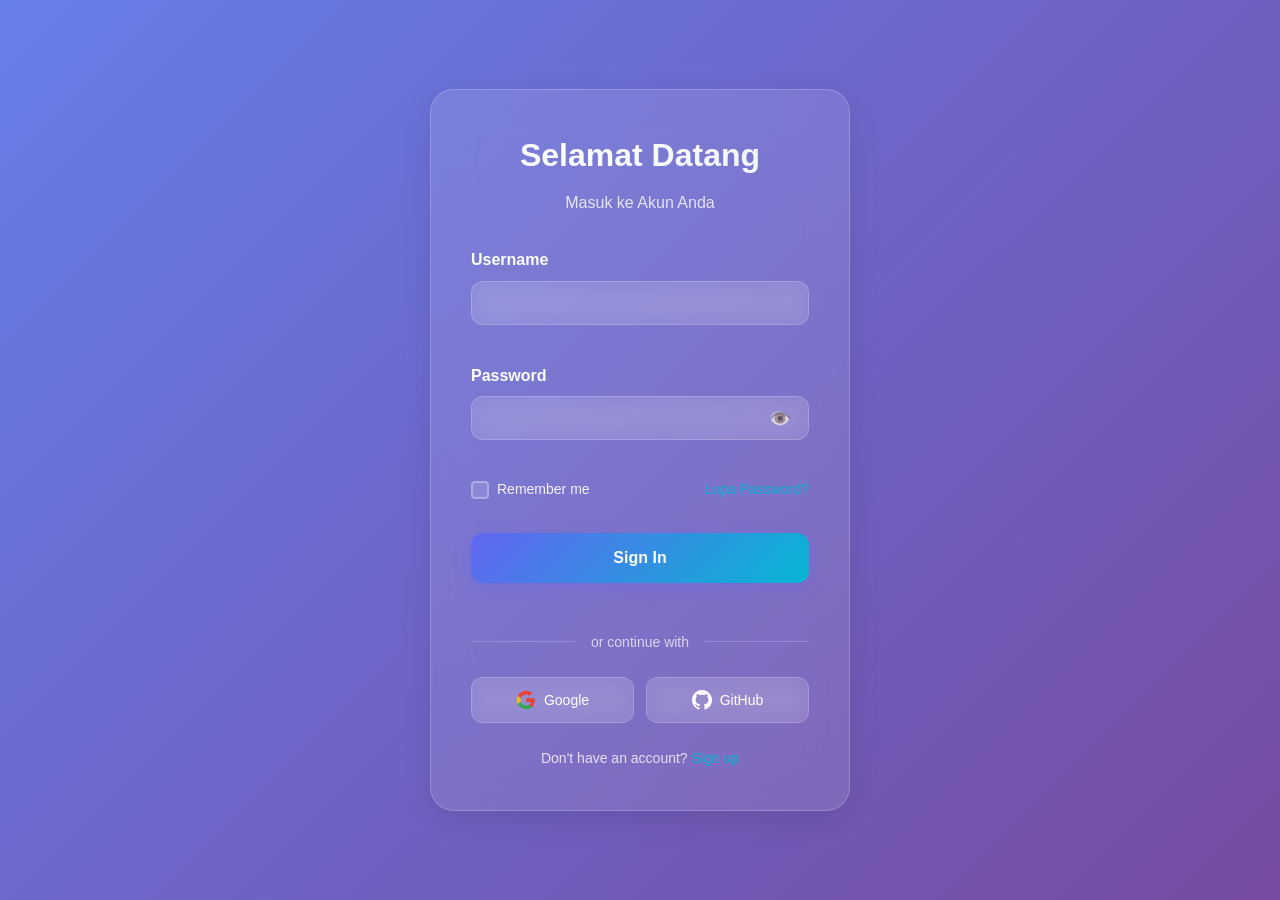
<file: login/login.html>
<!DOCTYPE html>
<html lang="en">
<head>
    <meta charset="UTF-8">
    <meta name="viewport" content="width=device-width, initial-scale=1.0">
    <title>BUATAGORR Login Form</title>
    <link rel="stylesheet" href="style.css">
</head>
<body>
    <div class="login-container">
        <div class="login-card">
            <div class="login-header">
                <h2>Selamat Datang</h2>
                <p>Masuk ke Akun Anda</p>
            </div>
            
            <form class="login-form" id="loginForm" novalidate>
                <div class="form-group">
                    <label for="email">Username</label>
                    <div class="input-wrapper">
                        <input type="email" id="email" name="email" placeholder="Username" required autocomplete="email">
                        <span class="focus-border"></span>
                    </div>
                    <span class="error-message" id="emailError"></span>
                </div>

                <div class="form-group">
                    <label for="password">Password</label>
                    <div class="input-wrapper password-wrapper">
                        <input type="password" id="password" name="password" placeholder="Password" required autocomplete="current-password">
                        <button type="button" class="password-toggle" id="passwordToggle" aria-label="Toggle password visibility">
                            <span class="eye-icon"></span>
                        </button>
                        <span class="focus-border"></span>
                    </div>
                    <span class="error-message" id="passwordError"></span>
                </div>

                <div class="form-options">
                    <label class="remember-wrapper">
                        <input type="checkbox" id="remember" name="remember">
                        <span class="checkbox-label">
                            <span class="checkmark"></span>
                            Remember me
                        </span>
                    </label>
                    <a href="#" class="forgot-password">Lupa Password?</a>
                </div>

                <button type="submit" class="login-btn btn">
                    <span class="btn-text">Sign In</span>
                    <span class="btn-loader"></span>
                </button>
                
            </form>

            <div class="divider">
                <span>or continue with</span>
            </div>

            <div class="social-login">
                <button type="button" class="social-btn google-btn">
                    <span class="social-icon google-icon"></span>
                    Google
                </button>
                <button type="button" class="social-btn github-btn">
                    <span class="social-icon github-icon"></span>
                    GitHub
                </button>
            </div>

            <div class="signup-link">
                <p>Don't have an account? <a href="register.html">Sign up</a></p>
            </div>

            <div class="success-message" id="successMessage">
                <div class="success-icon">✓</div>
                <h3>Login Successful!</h3>
                <p>Redirecting to your dashboard...</p>
            </div>
        </div>
    </div>

    <script src="../shared/js/form-utils.js"></script>
    <script>
        // Debug: Check if form-utils loaded
        console.log('Form-Utils loaded:', typeof FormUtils);
    </script>
    <script src="script.js"></script>
</body>
</html>
</file>
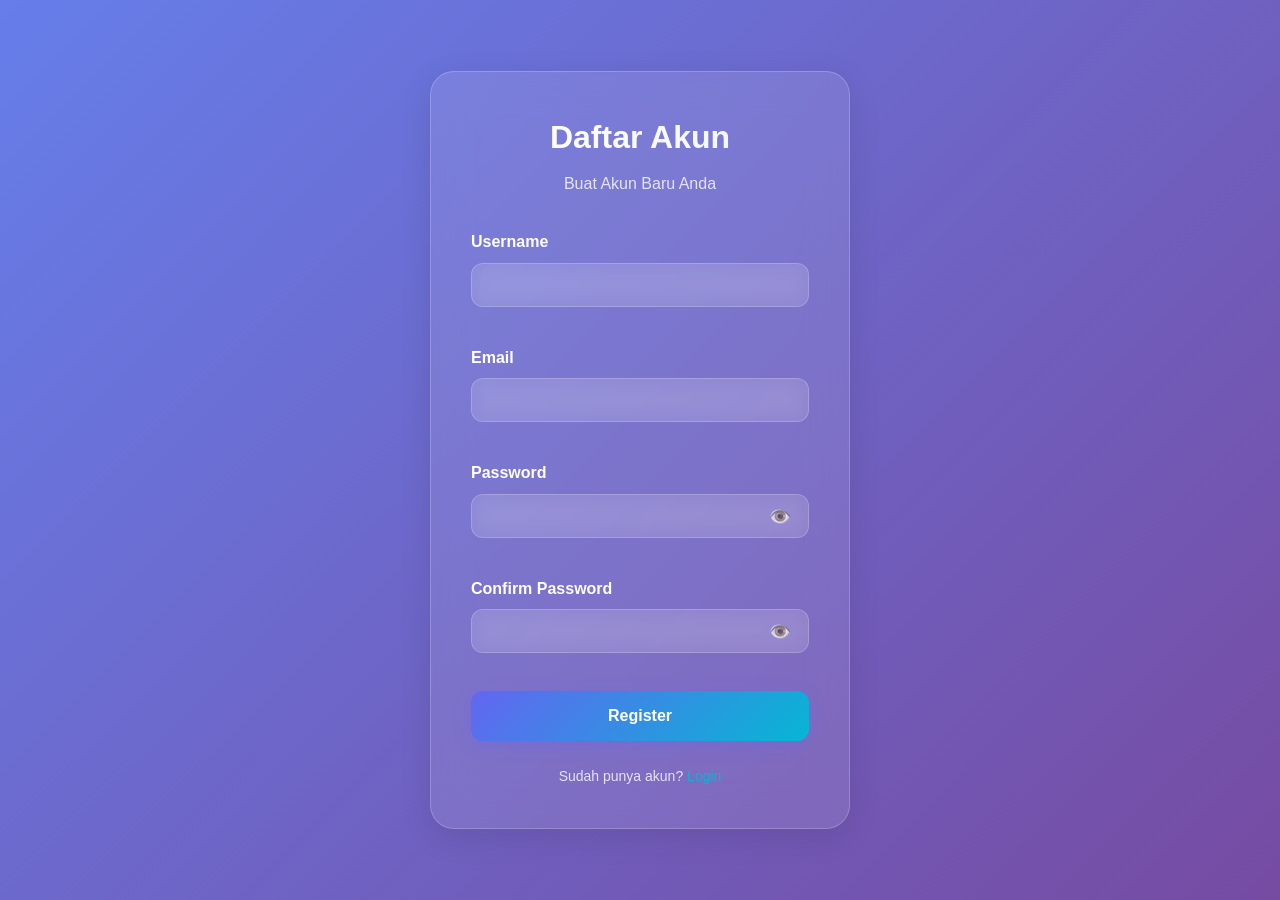
<file: login/register.html>
<!DOCTYPE html>
<html lang="en">
<head>
    <meta charset="UTF-8">
    <meta name="viewport" content="width=device-width, initial-scale=1.0">
    <title>BUATAGORR Register</title>
    <link rel="stylesheet" href="style.css">
</head>
<body>
    <div class="login-container">
        <div class="login-card">
            <div class="login-header">
                <h2>Daftar Akun</h2>
                <p>Buat Akun Baru Anda</p>
            </div>
            
            <form class="login-form" id="registerForm" novalidate>
                <div class="form-group">
                    <label for="username">Username</label>
                    <div class="input-wrapper">
                        <input type="text" id="username" name="username" placeholder="Username" required>
                        <span class="focus-border"></span>
                    </div>
                    <span class="error-message" id="usernameError"></span>
                </div>

                <div class="form-group">
                    <label for="email">Email</label>
                    <div class="input-wrapper">
                        <input type="email" id="email" name="email" placeholder="Email" required autocomplete="email">
                        <span class="focus-border"></span>
                    </div>
                    <span class="error-message" id="emailError"></span>
                </div>

                <div class="form-group">
                    <label for="password">Password</label>
                    <div class="input-wrapper password-wrapper">
                        <input type="password" id="password" name="password" placeholder="Password" required>
                        <button type="button" class="password-toggle" id="passwordToggle" aria-label="Toggle password visibility">
                            <span class="eye-icon"></span>
                        </button>
                        <span class="focus-border"></span>
                    </div>
                    <span class="error-message" id="passwordError"></span>
                </div>

                <div class="form-group">
                    <label for="confirmPassword">Confirm Password</label>
                    <div class="input-wrapper password-wrapper">
                        <input type="password" id="confirmPassword" name="confirmPassword" placeholder="Confirm Password" required>
                        <button type="button" class="password-toggle" id="confirmPasswordToggle" aria-label="Toggle password visibility">
                            <span class="eye-icon"></span>
                        </button>
                        <span class="focus-border"></span>
                    </div>
                    <span class="error-message" id="confirmPasswordError"></span>
                </div>

                <button type="submit" class="login-btn btn">
                    <span class="btn-text">Register</span>
                    <span class="btn-loader"></span>
                </button>
                
            </form>

            <div class="signup-link">
                <p>Sudah punya akun? <a href="login.html">Login</a></p>
            </div>

            <div class="success-message" id="successMessage">
                <div class="success-icon">✓</div>
                <h3>Registrasi Berhasil!</h3>
                <p>Redirecting to home...</p>
            </div>
        </div>
    </div>

    <script src="../shared/js/form-utils.js"></script>
    <script src="register.js"></script>
</body>
</html>
</file>
<file: login/style.css>
/* Glassmorphism Login Form - Complete & Self-Contained */

* {
    margin: 0;
    padding: 0;
    box-sizing: border-box;
}

body {
    font-family: 'Inter', -apple-system, BlinkMacSystemFont, 'Segoe UI', Roboto, sans-serif;
    background: linear-gradient(135deg, #667eea 0%, #764ba2 100%);
    min-height: 100vh;
    display: flex;
    align-items: center;
    justify-content: center;
    padding: 20px;
    line-height: 1.6;
}

.login-container {
    width: 100%;
    max-width: 420px;
    perspective: 1000px;
}

/* Form Group & Input Styles */
.form-group {
    margin-bottom: 24px;
    position: relative;
}

.form-group > label {
    color: white;
    font-size: 16px;
    font-weight: 600;
    margin-bottom: 8px;
    display: block;
    background: linear-gradient(135deg, #ffffff 0%, #f1f5f9 100%);
    -webkit-background-clip: text;
    background-clip: text;
    -webkit-text-fill-color: transparent;
}

.input-wrapper {
    position: relative;
    display: flex;
    flex-direction: column;
}

.input-wrapper input {
    background: rgba(255, 255, 255, 0.1);
    border: 1px solid rgba(255, 255, 255, 0.2);
    border-radius: 12px;
    padding: 16px 16px 8px 16px;
    color: white;
    font-size: 16px;
    font-weight: 400;
    transition: all 0.3s cubic-bezier(0.4, 0, 0.2, 1);
    width: 100%;
    outline: none;
    backdrop-filter: blur(10px);
}

.input-wrapper input::placeholder {
    color: transparent;
}

.input-wrapper label {
    position: absolute;
    left: 16px;
    top: 16px;
    color: rgba(255, 255, 255, 0.7);
    font-size: 16px;
    font-weight: 400;
    transition: all 0.3s cubic-bezier(0.4, 0, 0.2, 1);
    pointer-events: none;
    transform-origin: left top;
}

.input-wrapper input:focus,
.input-wrapper input:valid {
    border-color: #06b6d4;
    background: rgba(255, 255, 255, 0.15);
    transform: translateY(-2px);
    box-shadow: 0 8px 25px rgba(6, 182, 212, 0.2);
}

.input-wrapper input:focus + label,
.input-wrapper input:valid + label {
    transform: translateY(-8px) scale(0.85);
    color: #06b6d4;
    font-weight: 500;
}

.focus-border {
    position: absolute;
    bottom: 0;
    left: 50%;
    width: 0;
    height: 2px;
    background: linear-gradient(90deg, #06b6d4, #6366f1);
    transition: all 0.3s cubic-bezier(0.4, 0, 0.2, 1);
    transform: translateX(-50%);
    border-radius: 2px;
}

.input-wrapper input:focus ~ .focus-border {
    width: 100%;
}

/* Error States */
.error-message {
    display: block;
    color: #ef4444;
    font-size: 12px;
    font-weight: 500;
    margin-top: 6px;
    margin-left: 4px;
    opacity: 0;
    transform: translateY(-10px);
    transition: all 0.3s cubic-bezier(0.4, 0, 0.2, 1);
    background: rgba(239, 68, 68, 0.1);
    padding: 4px 8px;
    border-radius: 6px;
    backdrop-filter: blur(10px);
}

.error-message.show {
    opacity: 1;
    transform: translateY(0);
}

.form-group.error .input-wrapper input {
    border-color: #ef4444;
    background: rgba(239, 68, 68, 0.1);
    animation: shake 0.5s ease-in-out;
}

/* Button Styles */
.btn {
    background: linear-gradient(135deg, #6366f1 0%, #06b6d4 100%);
    border: none;
    border-radius: 12px;
    padding: 16px 24px;
    color: white;
    font-size: 16px;
    font-weight: 600;
    cursor: pointer;
    transition: all 0.3s cubic-bezier(0.4, 0, 0.2, 1);
    position: relative;
    overflow: hidden;
    transform: translateY(0);
    box-shadow: 0 4px 15px rgba(99, 102, 241, 0.4);
}

.btn::before {
    content: '';
    position: absolute;
    top: 0;
    left: -100%;
    width: 100%;
    height: 100%;
    background: linear-gradient(90deg, transparent, rgba(255, 255, 255, 0.2), transparent);
    transition: left 0.5s ease;
}

.btn:hover {
    transform: translateY(-2px);
    box-shadow: 0 8px 25px rgba(99, 102, 241, 0.6);
}

.btn:hover::before {
    left: 100%;
}

.btn:active {
    transform: translateY(0);
}

/* Loading State */
.btn.loading {
    pointer-events: none;
}

.btn-text {
    transition: opacity 0.3s ease;
}

.btn-loader {
    position: absolute;
    top: 50%;
    left: 50%;
    transform: translate(-50%, -50%);
    width: 20px;
    height: 20px;
    border: 2px solid transparent;
    border-top: 2px solid white;
    border-radius: 50%;
    opacity: 0;
    animation: spin 1s linear infinite;
    transition: opacity 0.3s ease;
}

.btn.loading .btn-text {
    opacity: 0;
}

.btn.loading .btn-loader {
    opacity: 1;
}

/* Checkbox Styles */
.remember-wrapper {
    display: flex;
    align-items: center;
    gap: 8px;
    cursor: pointer;
}

.remember-wrapper input[type="checkbox"] {
    display: none;
}

.checkbox-label {
    color: rgba(255, 255, 255, 0.9);
    font-size: 14px;
    cursor: pointer;
    user-select: none;
    display: flex;
    align-items: center;
    gap: 8px;
}

.checkmark {
    width: 18px;
    height: 18px;
    border: 2px solid rgba(255, 255, 255, 0.3);
    border-radius: 4px;
    display: flex;
    align-items: center;
    justify-content: center;
    transition: all 0.3s cubic-bezier(0.4, 0, 0.2, 1);
    flex-shrink: 0;
    background: rgba(255, 255, 255, 0.1);
    backdrop-filter: blur(10px);
}

.remember-wrapper input[type="checkbox"]:checked ~ .checkbox-label .checkmark {
    background: #06b6d4;
    border-color: #06b6d4;
    transform: scale(1.1);
}

.remember-wrapper input[type="checkbox"]:checked ~ .checkbox-label .checkmark::after {
    content: '✓';
    color: white;
    font-size: 11px;
    font-weight: bold;
    animation: checkmarkPop 0.3s cubic-bezier(0.68, -0.55, 0.265, 1.55);
}

/* Success Message */
.success-message {
    display: none;
    text-align: center;
    padding: 40px 20px;
    opacity: 0;
    transform: translateY(20px);
    transition: all 0.5s cubic-bezier(0.4, 0, 0.2, 1);
}

.success-message.show {
    display: block;
    opacity: 1;
    transform: translateY(0);
}

.success-icon {
    width: 60px;
    height: 60px;
    background: #22c55e;
    border-radius: 50%;
    display: flex;
    align-items: center;
    justify-content: center;
    font-size: 24px;
    color: white;
    margin: 0 auto 20px;
    animation: successPulse 0.6s cubic-bezier(0.68, -0.55, 0.265, 1.55);
}

.success-message h3 {
    color: white;
    font-size: 1.5rem;
    margin-bottom: 8px;
}

.success-message p {
    color: rgba(255, 255, 255, 0.8);
    font-size: 1rem;
}

/* Animations */
@keyframes spin {
    0% { transform: translate(-50%, -50%) rotate(0deg); }
    100% { transform: translate(-50%, -50%) rotate(360deg); }
}

@keyframes shake {
    0%, 100% { transform: translateX(0); }
    25% { transform: translateX(-5px); }
    75% { transform: translateX(5px); }
}

@keyframes checkmarkPop {
    0% { transform: scale(0); }
    50% { transform: scale(1.3); }
    100% { transform: scale(1); }
}

@keyframes successPulse {
    0% { transform: scale(0); }
    50% { transform: scale(1.1); }
    100% { transform: scale(1); }
}

.login-card {
    background: rgba(255, 255, 255, 0.1);
    backdrop-filter: blur(20px);
    -webkit-backdrop-filter: blur(20px);
    border: 1px solid rgba(255, 255, 255, 0.2);
    border-radius: 24px;
    padding: 40px;
    box-shadow: 0 8px 32px rgba(0, 0, 0, 0.1);
    transform: translateY(0);
    transition: all 0.3s cubic-bezier(0.4, 0, 0.2, 1);
    position: relative;
    overflow: hidden;
}

.login-card::before {
    content: '';
    position: absolute;
    top: 0;
    left: -100%;
    width: 100%;
    height: 2px;
    background: linear-gradient(90deg, transparent, #06b6d4, transparent);
    transition: left 0.5s ease;
}

.login-card:hover::before {
    left: 100%;
}

.login-card:hover {
    transform: translateY(-5px);
    box-shadow: 0 12px 40px rgba(0, 0, 0, 0.15);
}

.login-header {
    text-align: center;
    margin-bottom: 32px;
}

.login-header h2 {
    color: white;
    font-size: 2rem;
    font-weight: 700;
    margin-bottom: 8px;
    background: linear-gradient(135deg, #ffffff 0%, #f1f5f9 100%);
    -webkit-background-clip: text;
    background-clip: text;
    -webkit-text-fill-color: transparent;
}

.login-header p {
    color: rgba(255, 255, 255, 0.8);
    font-size: 1rem;
    font-weight: 400;
}

/* Password Toggle Specific Styles */
.password-wrapper {
    position: relative;
}

.password-wrapper input {
    padding-right: 48px;
}

.password-toggle {
    position: absolute;
    right: 12px;
    top: 50%;
    transform: translateY(-50%);
    background: none;
    border: none;
    cursor: pointer;
    padding: 8px;
    color: rgba(255, 255, 255, 0.6);
    transition: color 0.3s cubic-bezier(0.4, 0, 0.2, 1);
    z-index: 2;
}

.password-toggle:hover {
    color: rgba(255, 255, 255, 0.9);
}

.eye-icon {
    display: block;
    width: 20px;
    height: 20px;
    background-image: url("data:image/svg+xml,%3csvg xmlns='http://www.w3.org/2000/svg' fill='none' viewBox='0 0 24 24' stroke='rgba(255,255,255,0.6)' stroke-width='1.5'%3e%3cpath stroke-linecap='round' stroke-linejoin='round' d='M15 12a3 3 0 11-6 0 3 3 0 016 0z'/%3e%3cpath stroke-linecap='round' stroke-linejoin='round' d='M2.458 12C3.732 7.943 7.523 5 12 5c4.478 0 8.268 2.943 9.542 7-1.274 4.057-5.064 7-9.542 7-4.477 0-8.268-2.943-9.542-7z'/%3e%3c/svg%3e");
    background-size: contain;
    background-repeat: no-repeat;
    background-position: center;
    transition: background-image 0.3s cubic-bezier(0.4, 0, 0.2, 1);
}

.eye-icon.show-password {
    background-image: url("data:image/svg+xml,%3csvg xmlns='http://www.w3.org/2000/svg' fill='none' viewBox='0 0 24 24' stroke='rgba(255,255,255,0.6)' stroke-width='1.5'%3e%3cpath stroke-linecap='round' stroke-linejoin='round' d='M3.98 8.223A10.477 10.477 0 001.934 12C3.226 16.338 7.244 19.5 12 19.5c.993 0 1.953-.138 2.863-.395M6.228 6.228A10.45 10.45 0 0112 4.5c4.756 0 8.773 3.162 10.065 7.498a10.523 10.523 0 01-4.293 5.774M6.228 6.228L3 3m3.228 3.228l3.65 3.65m7.894 7.894L21 21m-3.228-3.228l-3.65-3.65m0 0a3 3 0 11-4.243-4.243m4.242 4.242L9.88 9.88'/%3e%3c/svg%3e");
}

/* Form Options */
.form-options {
    display: flex;
    justify-content: space-between;
    align-items: center;
    margin-bottom: 32px;
    flex-wrap: wrap;
    gap: 12px;
}

.forgot-password {
    color: #06b6d4;
    text-decoration: none;
    font-size: 14px;
    font-weight: 500;
    transition: all 0.3s cubic-bezier(0.4, 0, 0.2, 1);
    position: relative;
}

.forgot-password::after {
    content: '';
    position: absolute;
    bottom: -2px;
    left: 0;
    width: 0;
    height: 1px;
    background: #06b6d4;
    transition: width 0.3s cubic-bezier(0.4, 0, 0.2, 1);
}

.forgot-password:hover::after {
    width: 100%;
}

.forgot-password:hover {
    color: white;
}

/* Login Button */
.login-btn {
    width: 100%;
    margin-bottom: 24px;
}

/* Divider */
.divider {
    text-align: center;
    margin: 24px 0;
    position: relative;
    display: flex;
    align-items: center;
    justify-content: center;
}

.divider::before,
.divider::after {
    content: '';
    flex: 1;
    height: 1px;
    background: rgba(255, 255, 255, 0.2);
}

.divider::before {
    margin-right: 16px;
}

.divider::after {
    margin-left: 16px;
}

.divider span {
    color: rgba(255, 255, 255, 0.7);
    font-size: 14px;
    white-space: nowrap;
}

/* Social Login */
.social-login {
    display: flex;
    gap: 12px;
    margin-bottom: 24px;
}

.social-btn {
    flex: 1;
    background: rgba(255, 255, 255, 0.1);
    backdrop-filter: blur(10px);
    border: 1px solid rgba(255, 255, 255, 0.2);
    border-radius: 12px;
    padding: 12px 16px;
    color: white;
    font-size: 14px;
    font-weight: 500;
    cursor: pointer;
    transition: all 0.3s cubic-bezier(0.4, 0, 0.2, 1);
    display: flex;
    align-items: center;
    justify-content: center;
    gap: 8px;
}

.social-btn:hover {
    background: rgba(255, 255, 255, 0.15);
    transform: translateY(-2px);
    box-shadow: 0 4px 15px rgba(0, 0, 0, 0.1);
}

.social-icon {
    width: 20px;
    height: 20px;
    background-size: contain;
    background-repeat: no-repeat;
    background-position: center;
}

.google-icon {
    background-image: url("data:image/svg+xml,%3csvg xmlns='http://www.w3.org/2000/svg' viewBox='0 0 24 24'%3e%3cpath fill='%23ea4335' d='M22.56 12.25c0-.78-.07-1.53-.2-2.25H12v4.26h5.92c-.26 1.37-1.04 2.53-2.21 3.31v2.77h3.57c2.08-1.92 3.28-4.74 3.28-8.09z'/%3e%3cpath fill='%2334a853' d='M12 23c2.97 0 5.46-.98 7.28-2.66l-3.57-2.77c-.98.66-2.23 1.06-3.71 1.06-2.86 0-5.29-1.93-6.16-4.53H2.18v2.84C3.99 20.53 7.7 23 12 23z'/%3e%3cpath fill='%23fbbc05' d='M5.84 14.09c-.22-.66-.35-1.36-.35-2.09s.13-1.43.35-2.09V7.07H2.18C1.43 8.55 1 10.22 1 12s.43 3.45 1.18 4.93l2.85-2.22.81-.62z'/%3e%3cpath fill='%23ea4335' d='M12 5.38c1.62 0 3.06.56 4.21 1.64l3.15-3.15C17.45 2.09 14.97 1 12 1 7.7 1 3.99 3.47 2.18 7.07l3.66 2.84c.87-2.6 3.3-4.53 6.16-4.53z'/%3e%3c/svg%3e");
}

.github-icon {
    background-image: url("data:image/svg+xml,%3csvg xmlns='http://www.w3.org/2000/svg' viewBox='0 0 24 24' fill='white'%3e%3cpath d='M12 0c-6.626 0-12 5.373-12 12 0 5.302 3.438 9.8 8.207 11.387.599.111.793-.261.793-.577v-2.234c-3.338.726-4.033-1.416-4.033-1.416-.546-1.387-1.333-1.756-1.333-1.756-1.089-.745.083-.729.083-.729 1.205.084 1.839 1.237 1.839 1.237 1.07 1.834 2.807 1.304 3.492.997.107-.775.418-1.305.762-1.604-2.665-.305-5.467-1.334-5.467-5.931 0-1.311.469-2.381 1.236-3.221-.124-.303-.535-1.524.117-3.176 0 0 1.008-.322 3.301 1.23.957-.266 1.983-.399 3.003-.404 1.02.005 2.047.138 3.006.404 2.291-1.552 3.297-1.23 3.297-1.23.653 1.653.242 2.874.118 3.176.77.84 1.235 1.911 1.235 3.221 0 4.609-2.807 5.624-5.479 5.921.43.372.823 1.102.823 2.222v3.293c0 .319.192.694.801.576 4.765-1.589 8.199-6.086 8.199-11.386 0-6.627-5.373-12-12-12z'/%3e%3c/svg%3e");
}

/* Signup Link */
.signup-link {
    text-align: center;
}

.signup-link p {
    color: rgba(255, 255, 255, 0.8);
    font-size: 14px;
}

.signup-link a {
    color: #06b6d4;
    text-decoration: none;
    font-weight: 500;
    transition: color 0.3s cubic-bezier(0.4, 0, 0.2, 1);
}

.signup-link a:hover {
    color: white;
}

/* Mobile Responsive */
@media (max-width: 480px) {
    .login-card {
        padding: 24px;
        margin: 10px;
        border-radius: 20px;
    }
    
    .login-header h2 {
        font-size: 1.75rem;
    }
    
    .password-wrapper input {
        padding-right: 44px;
    }
    
    .social-login {
        flex-direction: column;
    }
    
    .form-options {
        flex-direction: column;
        align-items: flex-start;
        gap: 16px;
    }
}
</file>
